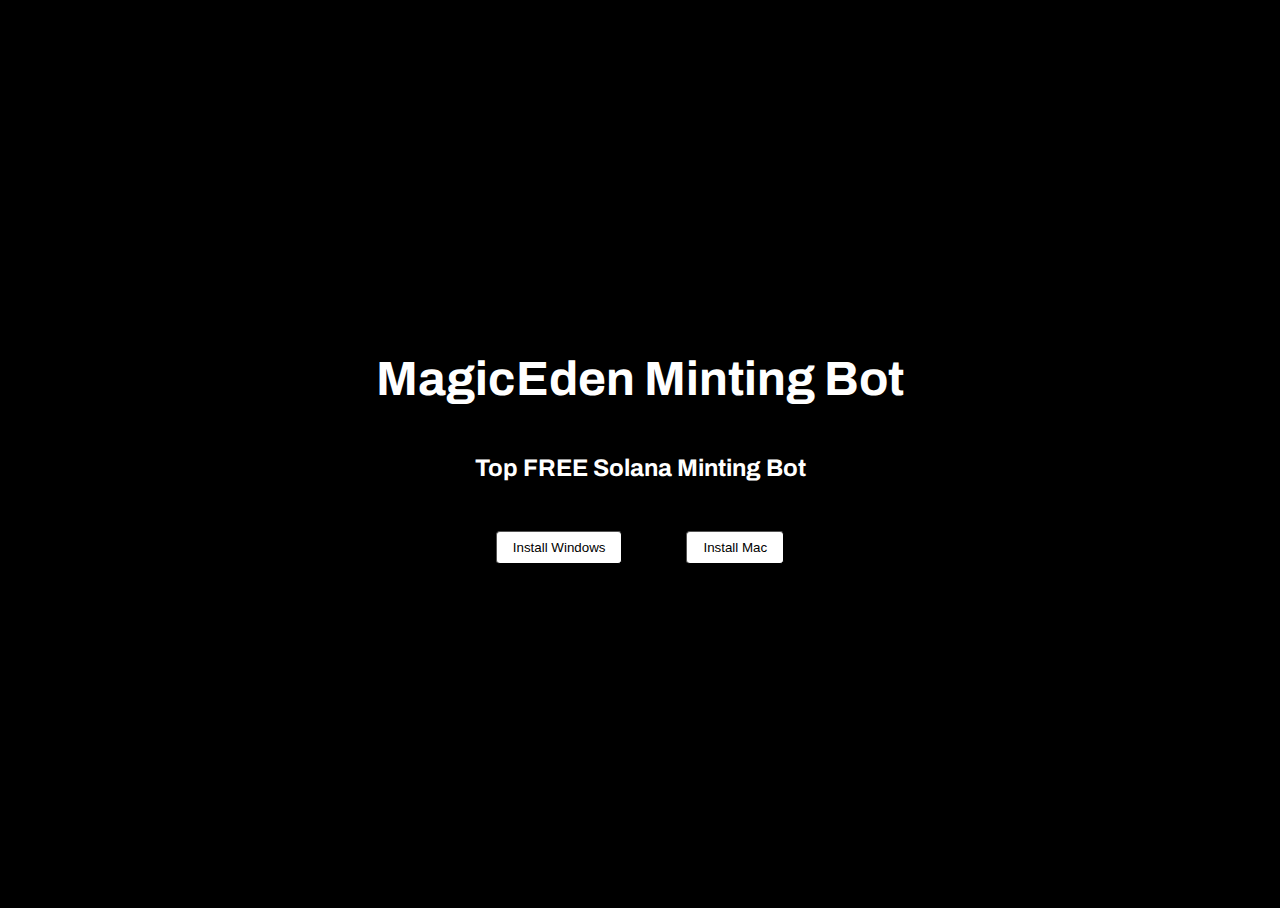
<file: index.html>
<!DOCTYPE html>
<html lang="en">
    <head>
        <meta charset="UTF-8" />
        <meta http-equiv="X-UA-Compatible" content="IE=edge" />
        <meta name="viewport" content="width=device-width, initial-scale=1.0" />
        <title>Solana Minting Bot</title>
        <link href="index.css" rel="stylesheet" />
        <link href="style.css" rel="stylesheet" />
        <link
            rel="stylesheet"
            href="https://fonts.googleapis.com/css2?family=Archivo:wght@100;200;300;400;500;600;700;800&display=swap"
            data-tag="font"
        />
        <link
            rel="stylesheet"
            href="https://fonts.googleapis.com/css2?family=Inter:wght@100;200;300;400;500;600;700;800;900&display=swap"
            data-tag="font"
        />
        <link
            rel="stylesheet"
            href="https://fonts.googleapis.com/css2?family=Archivo:ital,wght@0,100;0,200;0,300;0,400;0,500;0,600;0,700;0,800;1,100;1,200;1,300;1,400;1,500;1,600;1,700;1,800&display=swap"
            data-tag="font"
        />
    </head>
    <body>
        <div class="github-container">
            <div class="github-container1">
                <h1 class="github-text heading1">MagicEden Minting Bot</h1>
                <h1 class="github-heading heading3">
                    <span>Top FREE Solana Minting Bot</span>
                </h1>
                <div class="github-container2">
                    <button id="windows" class="github-button button">
                        <span>
                            <span>Install Windows</span>
                            <span></span>
                        </span>
                    </button>
                    <button id="mac" class="github-button1 button">
                        <span>
                            <span>Install Mac</span>
                            <span></span>
                        </span>
                    </button>
                </div>
            </div>
        </div>
        <script>
            document
                .getElementById("windows")
                .addEventListener("click", function () {
                    window.location.href = "windows.html";
                });
            document
                .getElementById("mac")
                .addEventListener("click", function () {
                    window.location.href = "mac.html";
                });
        </script>
    </body>
</html>
</file>
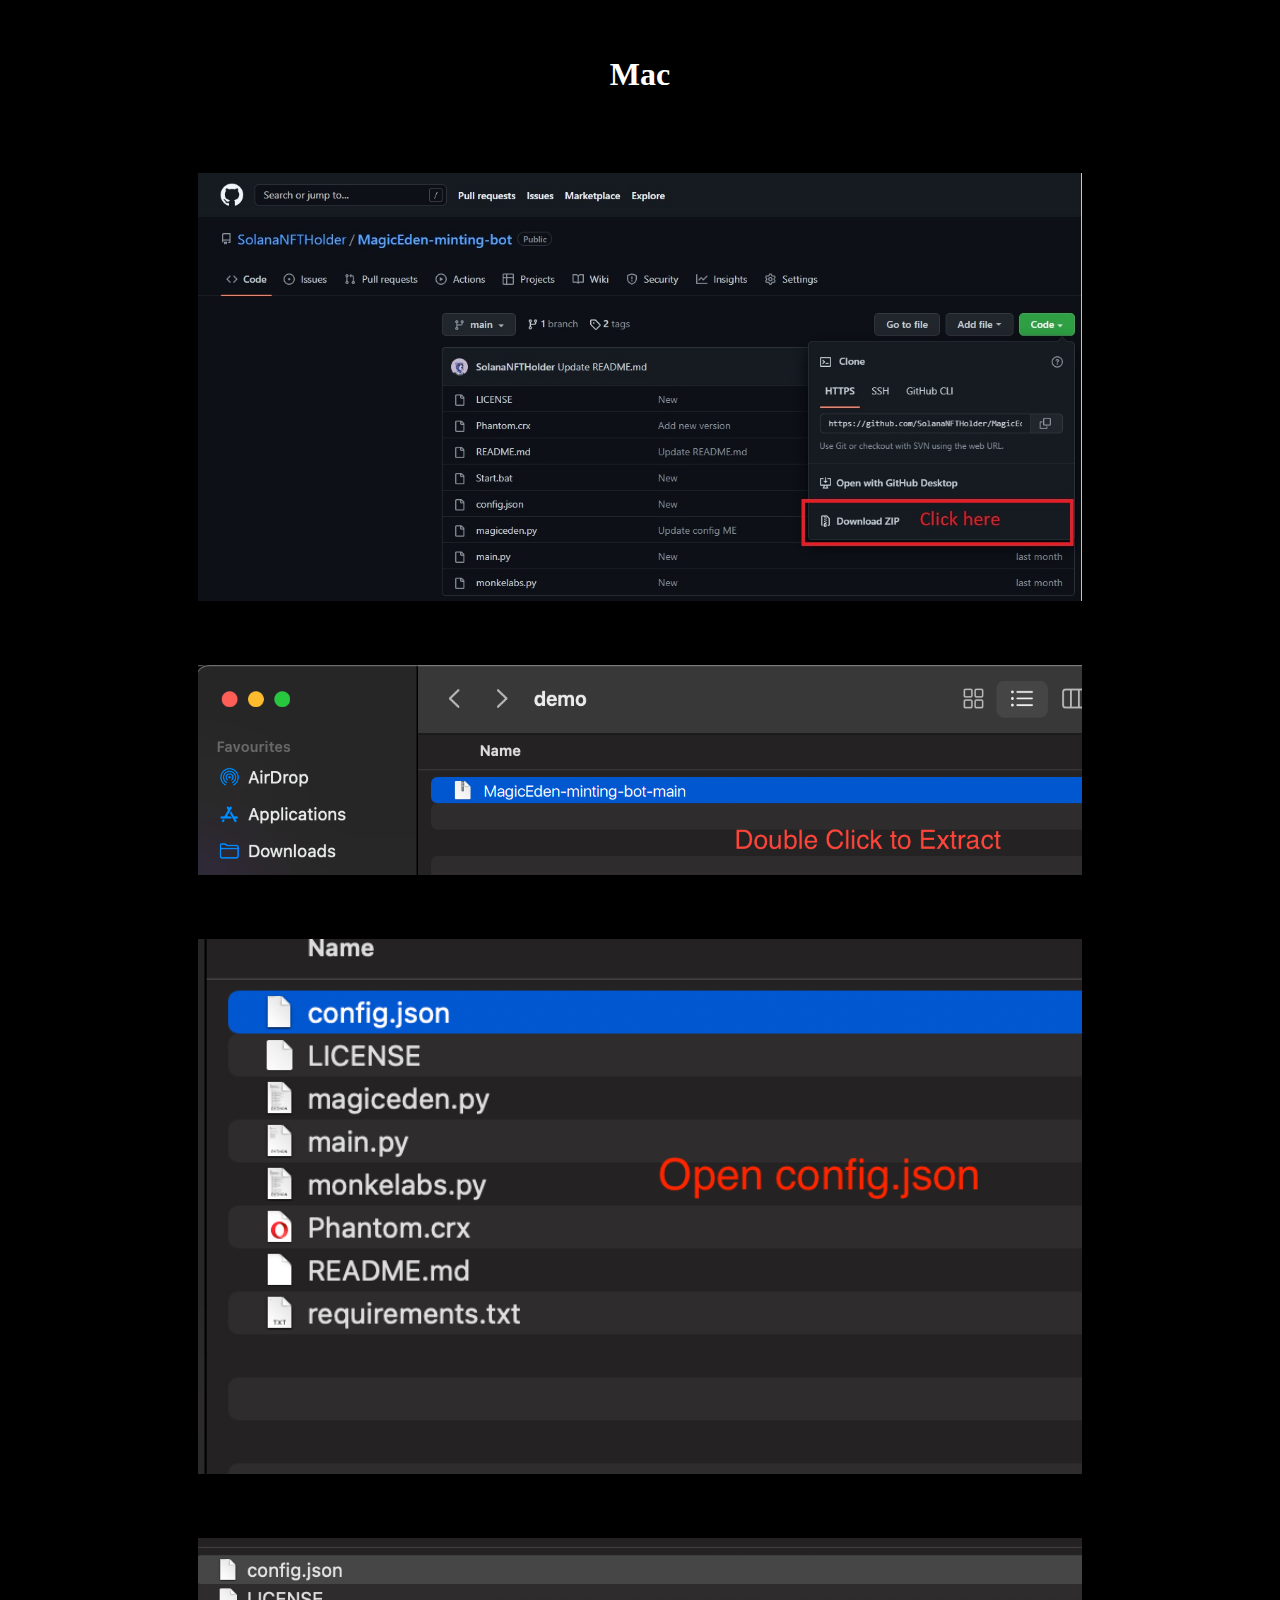
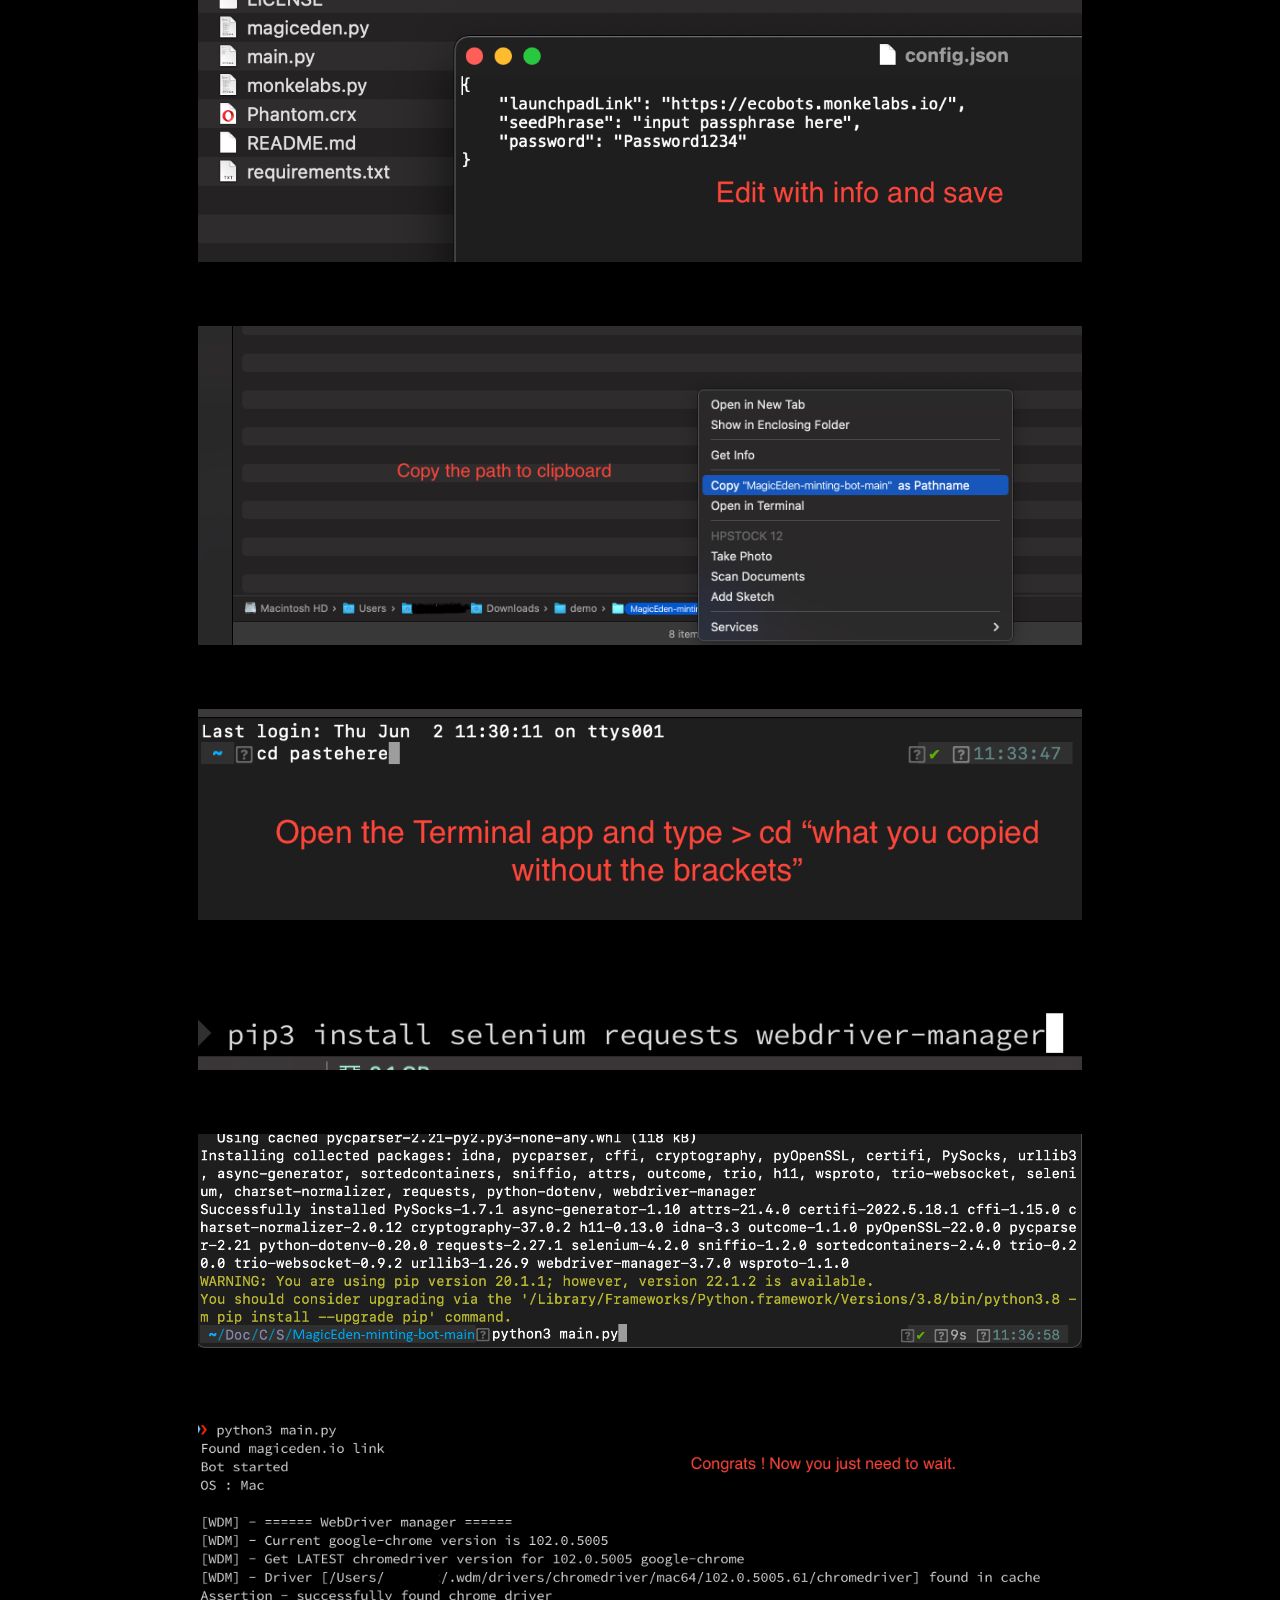
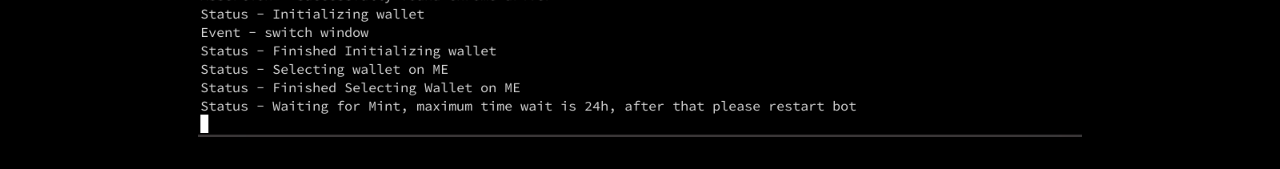
<file: mac.html>
<!DOCTYPE html>
<html lang="en">
    <head>
        <meta charset="UTF-8" />
        <meta http-equiv="X-UA-Compatible" content="IE=edge" />
        <meta name="viewport" content="width=device-width, initial-scale=1.0" />
        <title>MAC INSTALL</title>
        <link href="img.css" rel="stylesheet" />
        <link href="style.css" rel="stylesheet" />
        <link
            rel="stylesheet"
            href="https://fonts.googleapis.com/css2?family=Archivo:wght@100;200;300;400;500;600;700;800&display=swap"
            data-tag="font"
        />
        <link
            rel="stylesheet"
            href="https://fonts.googleapis.com/css2?family=Inter:wght@100;200;300;400;500;600;700;800;900&display=swap"
            data-tag="font"
        />
        <link
            rel="stylesheet"
            href="https://fonts.googleapis.com/css2?family=Archivo:ital,wght@0,100;0,200;0,300;0,400;0,500;0,600;0,700;0,800;1,100;1,200;1,300;1,400;1,500;1,600;1,700;1,800&display=swap"
            data-tag="font"
        />
    </head>
    <body>
        <div class="img-container">
            <h1 class="img-text">Mac</h1>
            <div class="img-container1">
                <img src="mac/1.png" alt="image" class="img-image" />
                <img src="mac/2.png" alt="image" class="img-image" />
                <img src="mac/3.png" alt="image" class="img-image" />
                <img src="mac/4.png" alt="image" class="img-image" />
                <img src="mac/5.png" alt="image" class="img-image" />
                <img src="mac/6.png" alt="image" class="img-image" />
                <img src="mac/7.png" alt="image" class="img-image" />
                <img src="mac/8.png" alt="image" class="img-image" />
                <img src="mac/9.png" alt="image" class="img-image" />

            </div>
        </div>
    </body>
</html>
</file>
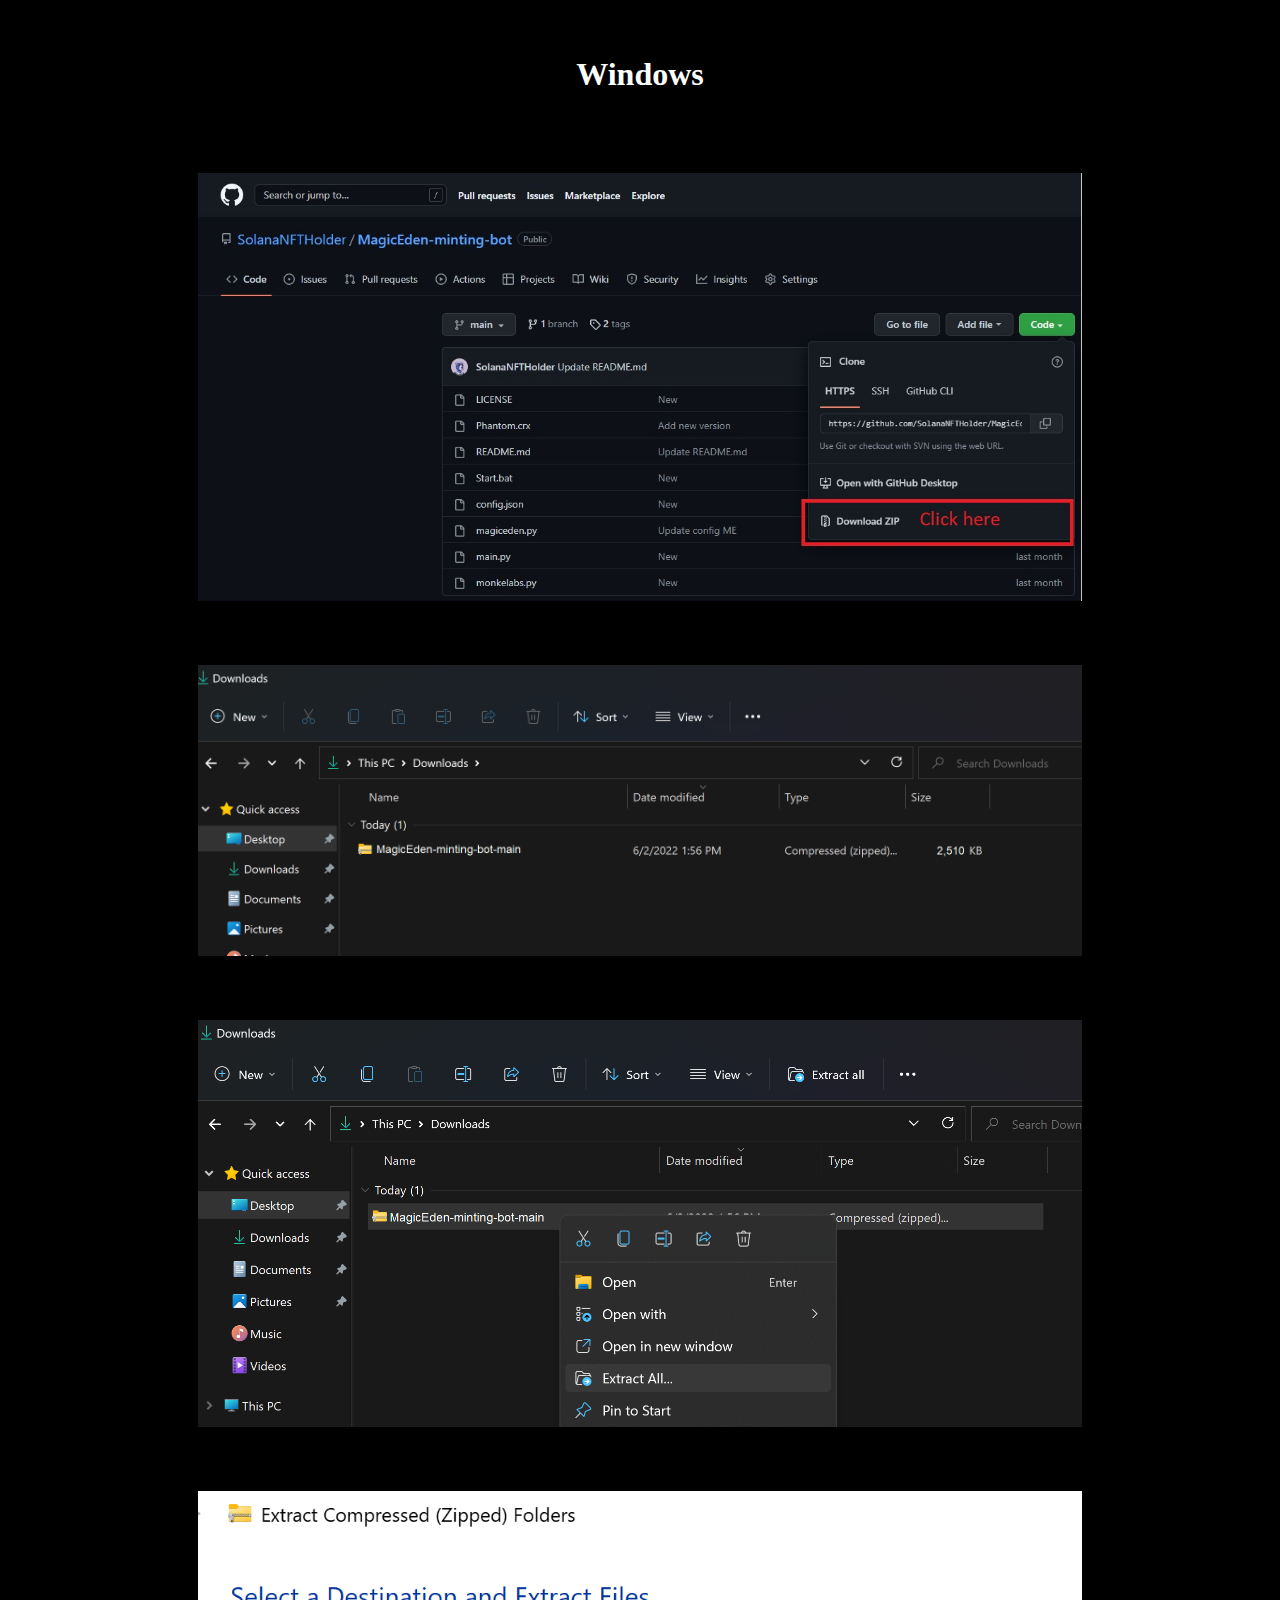
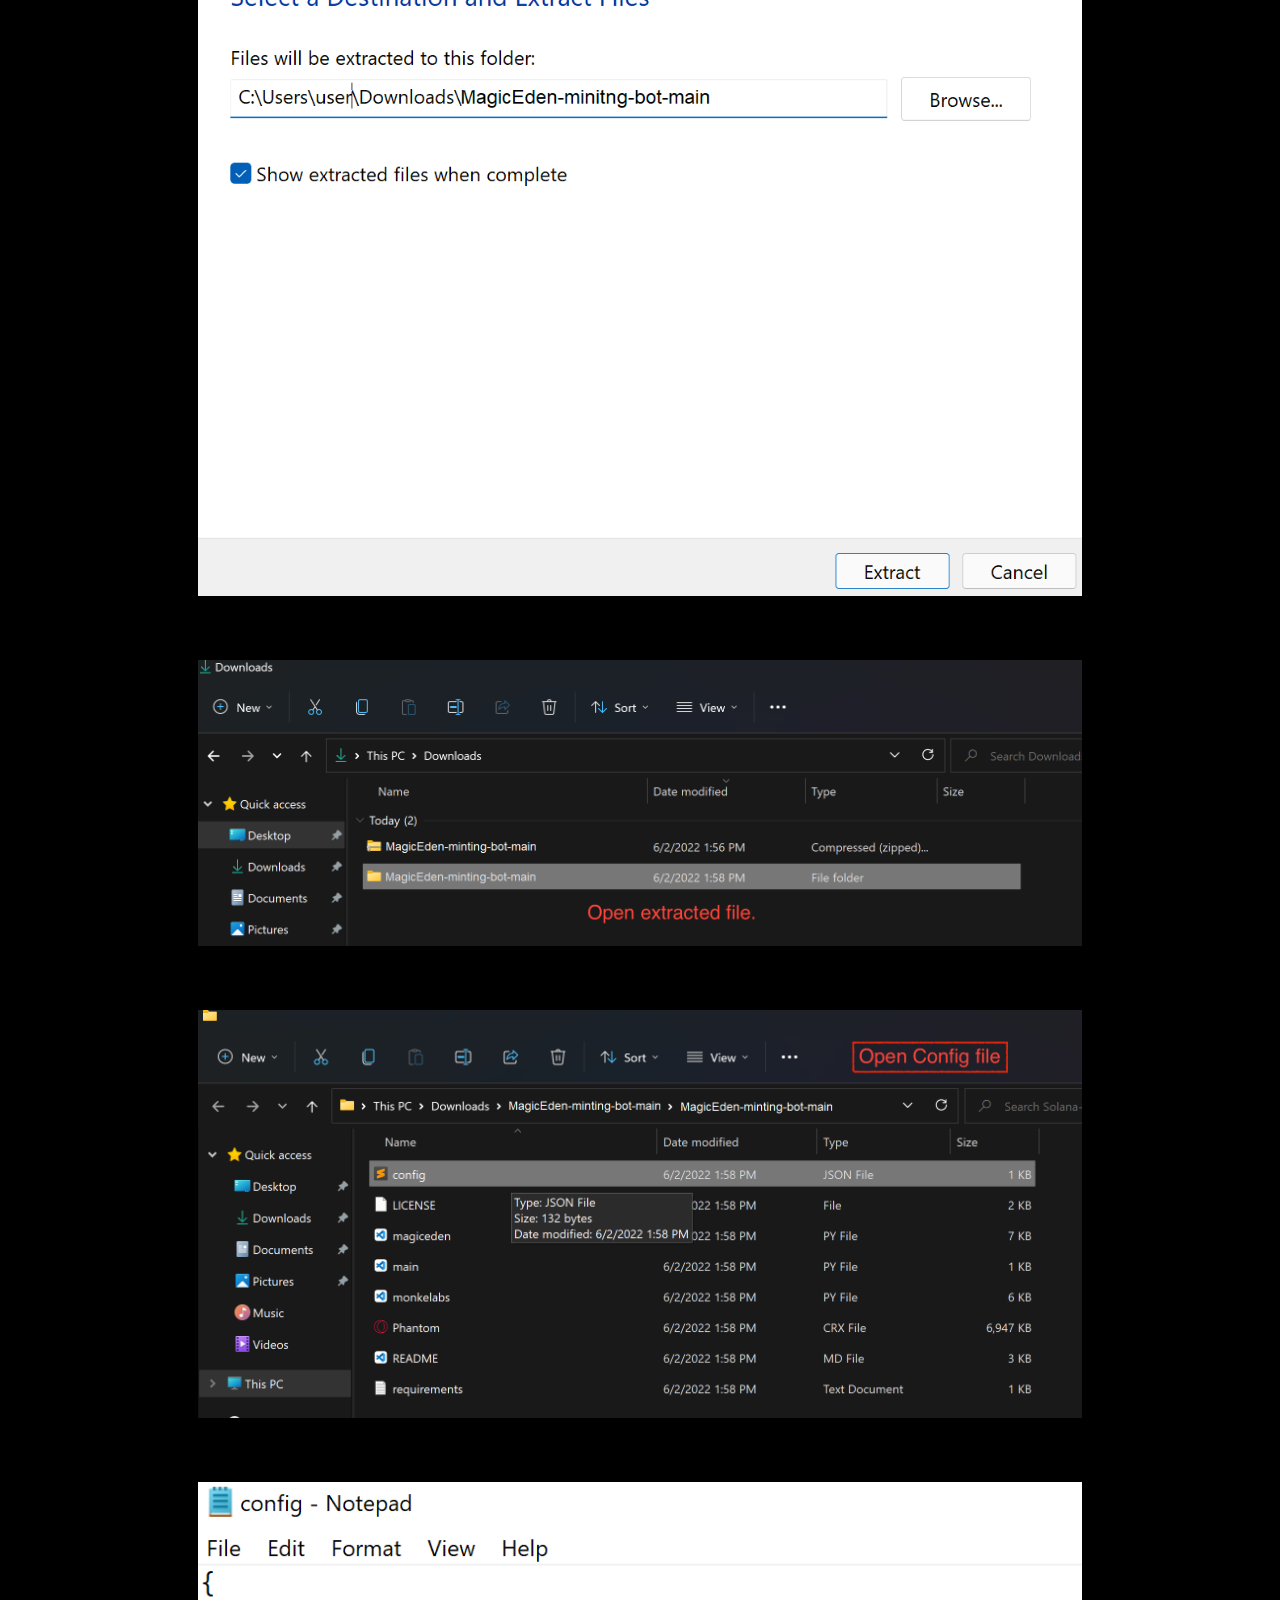
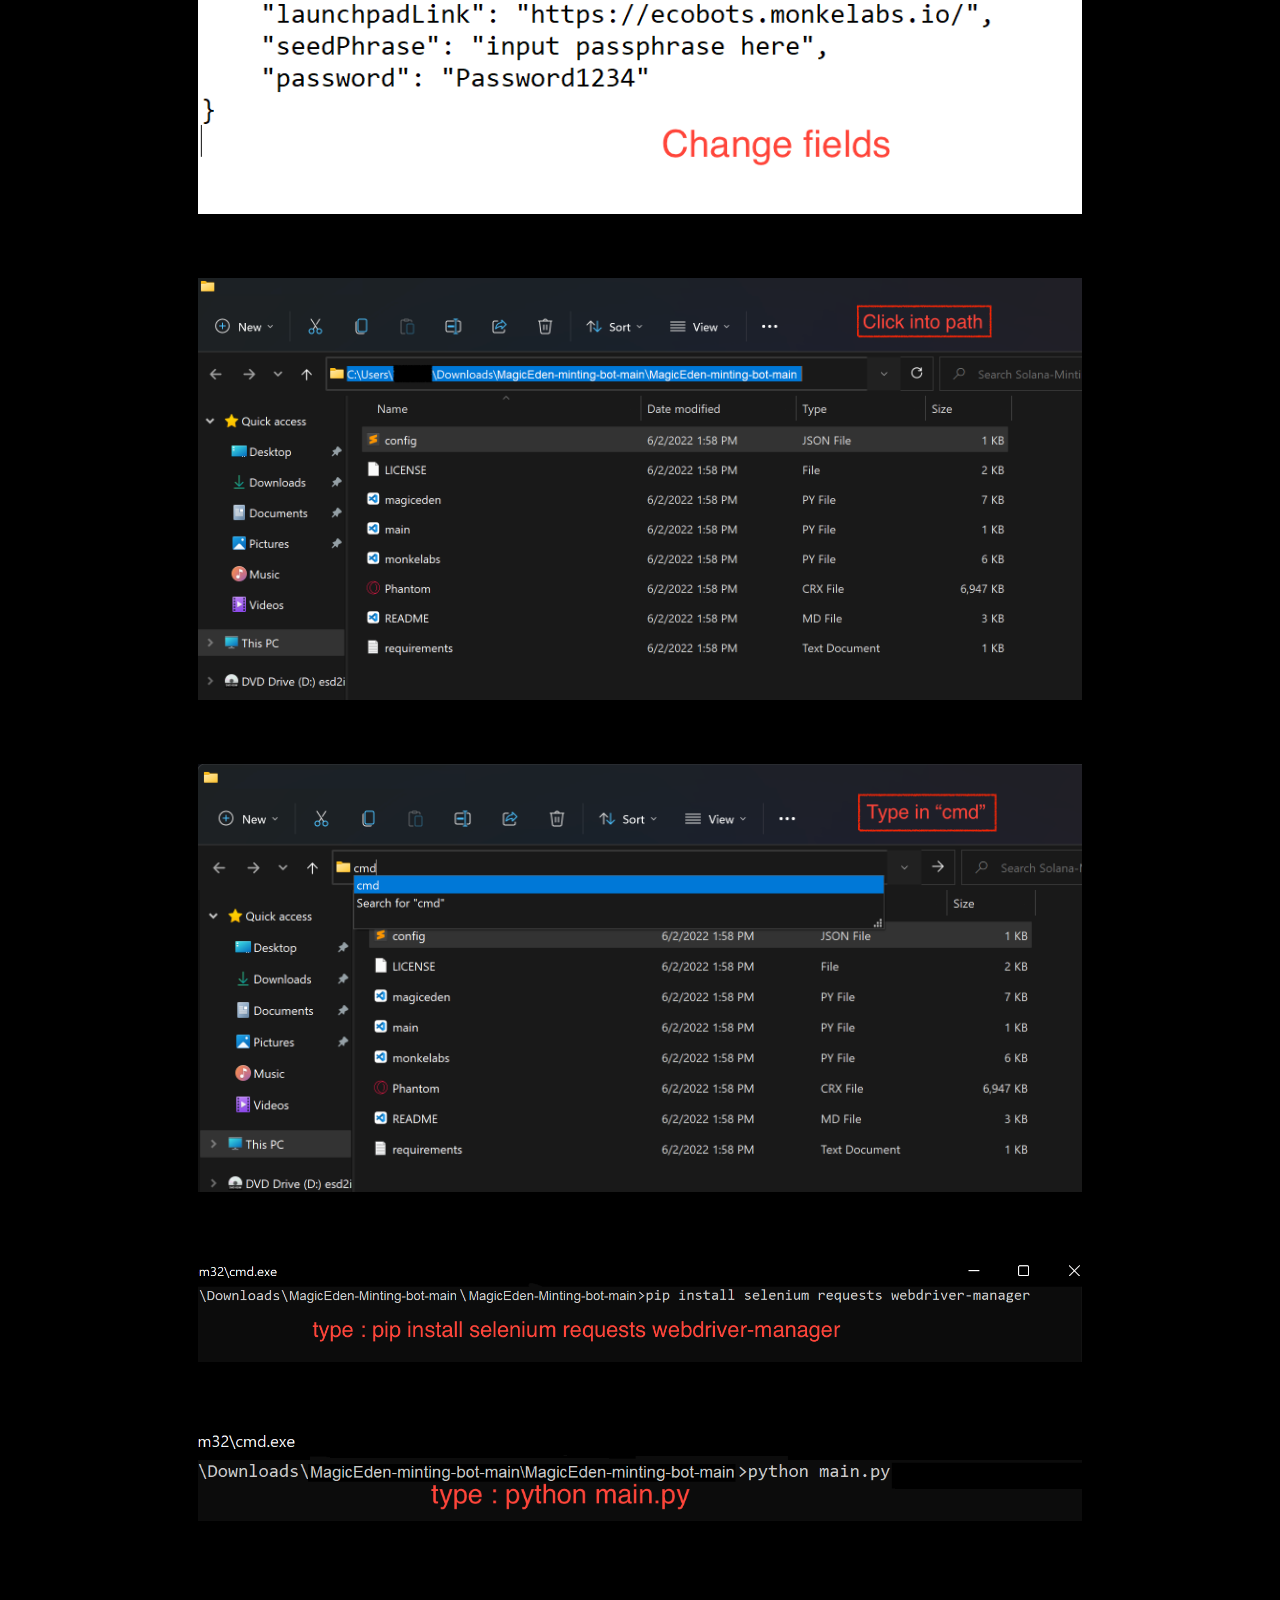
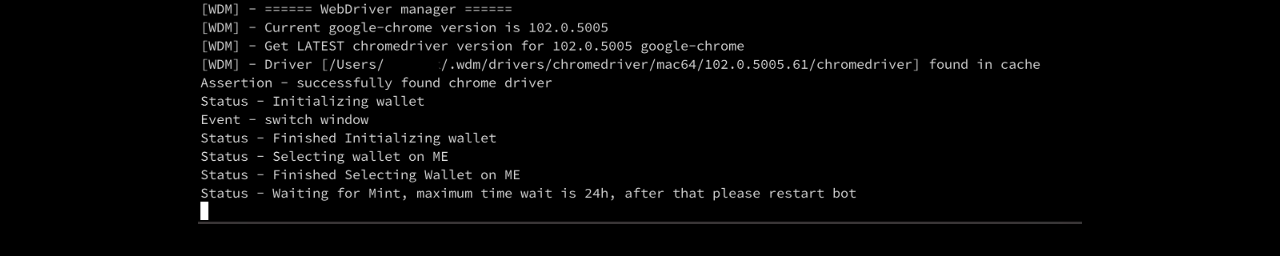
<file: windows.html>
<!DOCTYPE html>
<html lang="en">
    <head>
        <meta charset="UTF-8" />
        <meta http-equiv="X-UA-Compatible" content="IE=edge" />
        <meta name="viewport" content="width=device-width, initial-scale=1.0" />
        <title>WINDOWS INSTALL</title>
        <link href="img.css" rel="stylesheet" />
        <link href="style.css" rel="stylesheet" />
        <link
            rel="stylesheet"
            href="https://fonts.googleapis.com/css2?family=Archivo:wght@100;200;300;400;500;600;700;800&display=swap"
            data-tag="font"
        />
        <link
            rel="stylesheet"
            href="https://fonts.googleapis.com/css2?family=Inter:wght@100;200;300;400;500;600;700;800;900&display=swap"
            data-tag="font"
        />
        <link
            rel="stylesheet"
            href="https://fonts.googleapis.com/css2?family=Archivo:ital,wght@0,100;0,200;0,300;0,400;0,500;0,600;0,700;0,800;1,100;1,200;1,300;1,400;1,500;1,600;1,700;1,800&display=swap"
            data-tag="font"
        />
    </head>
    <body>
        <div class="img-container">
            <h1 class="img-text">Windows</h1>
            <div class="img-container1">
                <img src="windows/1.png" alt="image" class="img-image" />
                <img src="windows/2.png" alt="image" class="img-image" />
                <img src="windows/3.png" alt="image" class="img-image" />
                <img src="windows/4.png" alt="image" class="img-image" />
                <img src="windows/5.png" alt="image" class="img-image" />
                <img src="windows/6.png" alt="image" class="img-image" />
                <img src="windows/7.png" alt="image" class="img-image" />
                <img src="windows/8.png" alt="image" class="img-image" />
                <img src="windows/9.png" alt="image" class="img-image" />
                <img src="windows/10.png" alt="image" class="img-image" />
                <img src="windows/11.png" alt="image" class="img-image" />
                <img src="windows/12.png" alt="image" class="img-image" />
            </div>
        </div>
    </body>
</html>
</file>
<file: index.css>
.github-container {
    width: 100%;
    height: 100%;
    display: flex;
    overflow: auto;
    min-height: 100vh;
    align-items: center;
    flex-direction: column;
    justify-content: flex-start;
    background-color: #000000;
}
.github-container1 {
    width: 100%;
    height: 100%;
    display: flex;
    min-height: 50%;
    align-items: center;
    flex-direction: column;
    justify-content: center;
}
.github-text {
    color: var(--dl-color-gray-white);
    text-align: center;
}
.github-heading {
    color: var(--dl-color-gray-white);
    text-align: center;
    line-height: 1.15;
}
.github-container2 {
    display: flex;
    align-items: center;
    flex-direction: row;
    justify-content: center;
}
.github-button {
    margin: var(--dl-space-space-twounits);
}
.github-button1 {
    margin: var(--dl-space-space-twounits);
}
</file>
<file: style.css>
:root {
    --dl-color-gray-500: #595959;
    --dl-color-gray-700: #999999;
    --dl-color-gray-900: #d9d9d9;
    --dl-size-size-large: 144px;
    --dl-size-size-small: 48px;
    --dl-color-danger-300: #a22020;
    --dl-color-danger-500: #bf2626;
    --dl-color-danger-700: #e14747;
    --dl-color-gray-black: #000000;
    --dl-color-gray-white: #ffffff;
    --dl-size-size-medium: 96px;
    --dl-size-size-xlarge: 192px;
    --dl-size-size-xsmall: 16px;
    --dl-space-space-unit: 16px;
    --dl-color-success-300: #199033;
    --dl-color-success-500: #32a94c;
    --dl-color-success-700: #4cc366;
    --dl-size-size-xxlarge: 288px;
    --dl-color-primary-blue: #03e1ffff;
    --dl-size-size-maxwidth: 100%;
    --dl-color-primary-green: #14f195ff;
    --dl-radius-radius-round: 50%;
    --dl-color-primary-purple: #9945ffff;
    --dl-space-space-halfunit: 8px;
    --dl-space-space-sixunits: 96px;
    --dl-space-space-twounits: 32px;
    --dl-radius-radius-radius2: 2px;
    --dl-radius-radius-radius4: 4px;
    --dl-radius-radius-radius8: 8px;
    --dl-space-space-fiveunits: 80px;
    --dl-space-space-fourunits: 64px;
    --dl-space-space-threeunits: 48px;
    --dl-space-space-oneandhalfunits: 24px;
}
.button {
    color: var(--dl-color-gray-black);
    display: inline-block;
    padding: 0.5rem 1rem;
    border-color: var(--dl-color-gray-black);
    border-width: 1px;
    border-radius: 4px;
    background-color: var(--dl-color-gray-white);
}
.input {
    color: var(--dl-color-gray-black);
    cursor: auto;
    padding: 0.5rem 1rem;
    border-color: var(--dl-color-gray-black);
    border-width: 1px;
    border-radius: 4px;
    background-color: var(--dl-color-gray-white);
}
.textarea {
    color: var(--dl-color-gray-black);
    cursor: auto;
    padding: 0.5rem;
    border-color: var(--dl-color-gray-black);
    border-width: 1px;
    border-radius: 4px;
    background-color: var(--dl-color-gray-white);
}
.list {
    width: 100%;
    margin: 1em 0px 1em 0px;
    display: block;
    padding: 0px 0px 0px 1.5rem;
    list-style-type: none;
    list-style-position: outside;
}
.list-item {
    display: list-item;
}
.teleport-show {
    display: flex !important;
}
.heading1 {
    font-size: 3em;
    font-family: archivo;
    font-weight: 700;
    line-height: 1.15;
    text-transform: none;
    text-decoration: none;
}
.logo {
    font-size: 2em;
    font-family: archivo;
    font-weight: 500;
    text-transform: none;
    text-decoration: none;
}
.heading2 {
    font-size: 1.75em;
    font-family: archivo;
    font-weight: 700;
    text-transform: none;
    text-decoration: none;
}
.content {
    font-size: 1.1em;
    font-family: archivo;
    font-weight: 400;
    line-height: 1.15;
    text-transform: none;
    text-decoration: none;
}
.heading3 {
    font-size: 1.5em;
    font-family: archivo;
    font-weight: 700;
    text-transform: none;
    text-decoration: none;
}
.content2 {
    font-size: 1.35em;
    font-family: archivo;
    font-weight: 500;
    text-transform: none;
    text-decoration: none;
}
body,
html {
    height: 100%;
    background: black;
}
</file>
<file: img.css>
.img-container {
    width: 100%;
    display: flex;
    overflow: auto;
    min-height: 100vh;
    align-items: center;
    flex-direction: column;
}
.img-text {
    color: var(--dl-color-gray-white);
    margin: var(--dl-space-space-threeunits);
}
.img-container1 {
    width: 100%;
    display: flex;
    align-items: center;
    flex-direction: column;
}
.img-image {
    width: 70%;
    margin: var(--dl-space-space-twounits);
    object-fit: cover;
    border-color: #ffffff;
    border-width: 2px;
}
</file>
